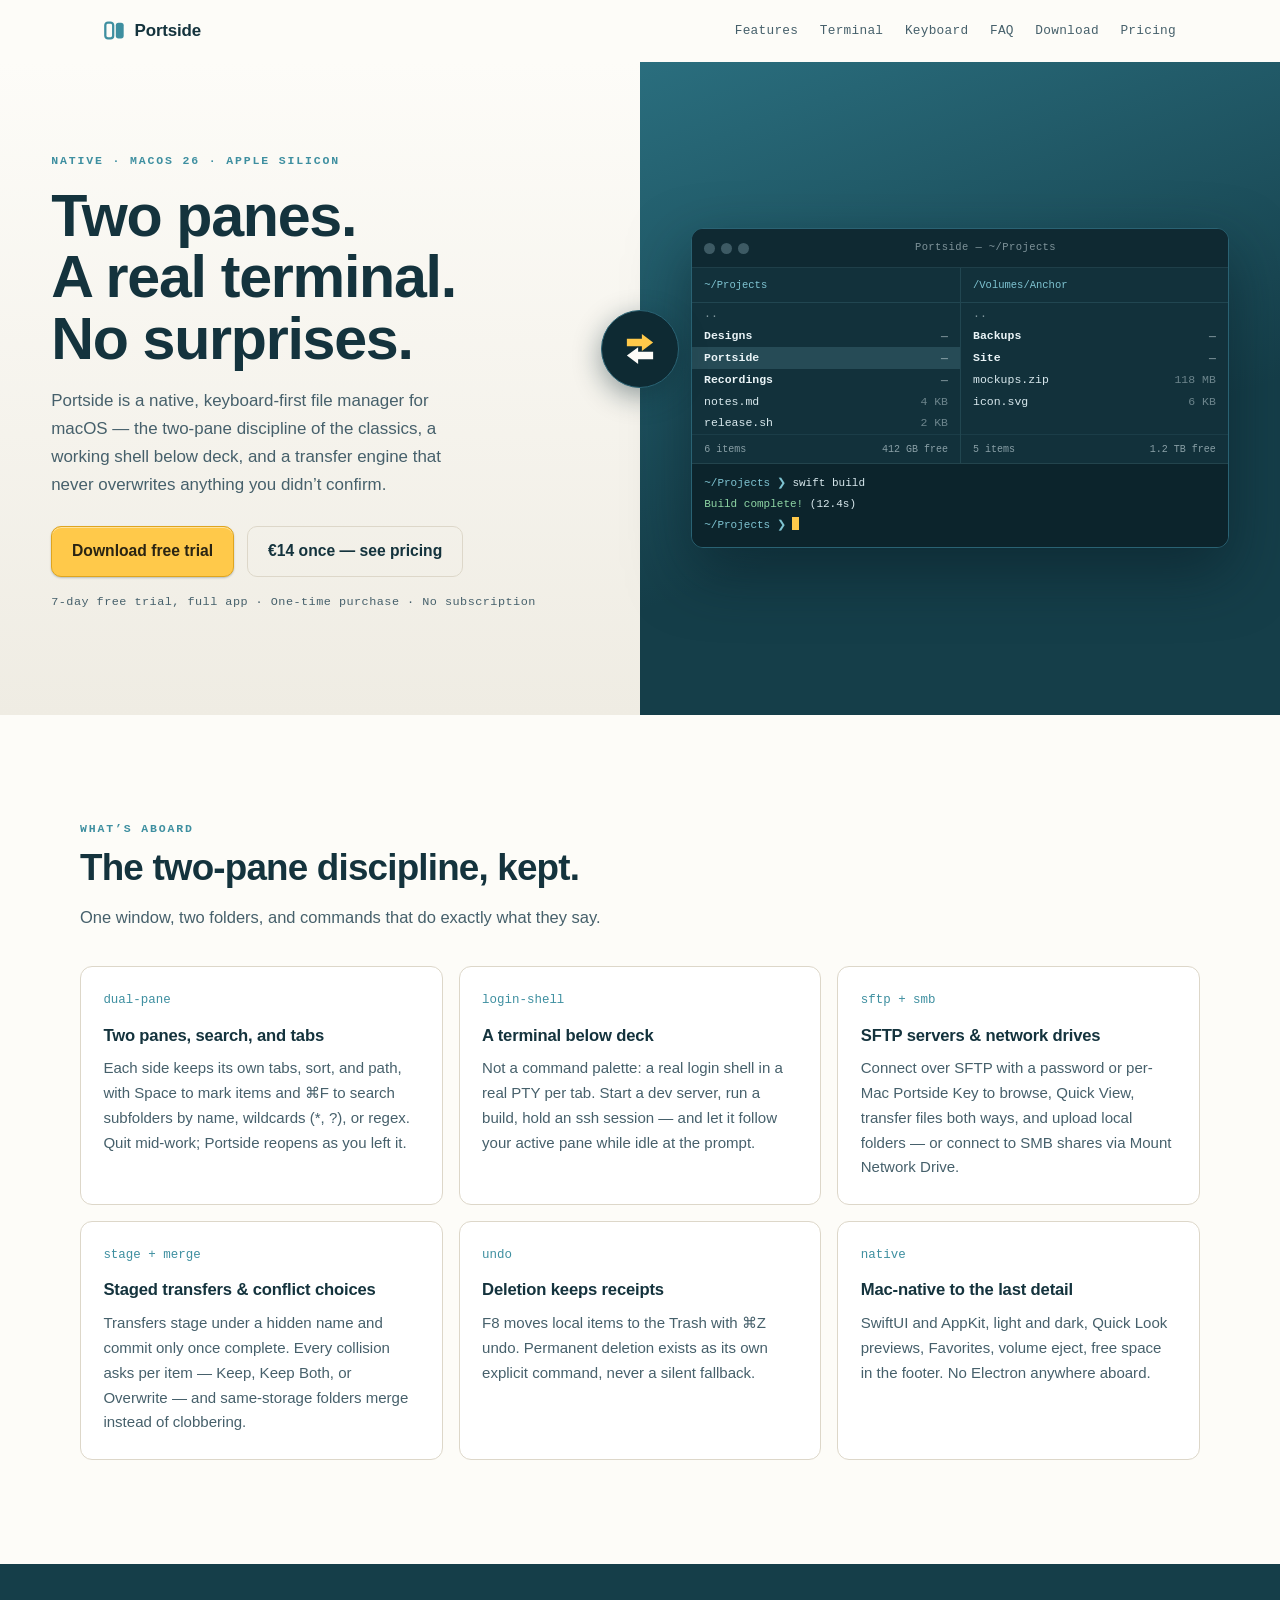
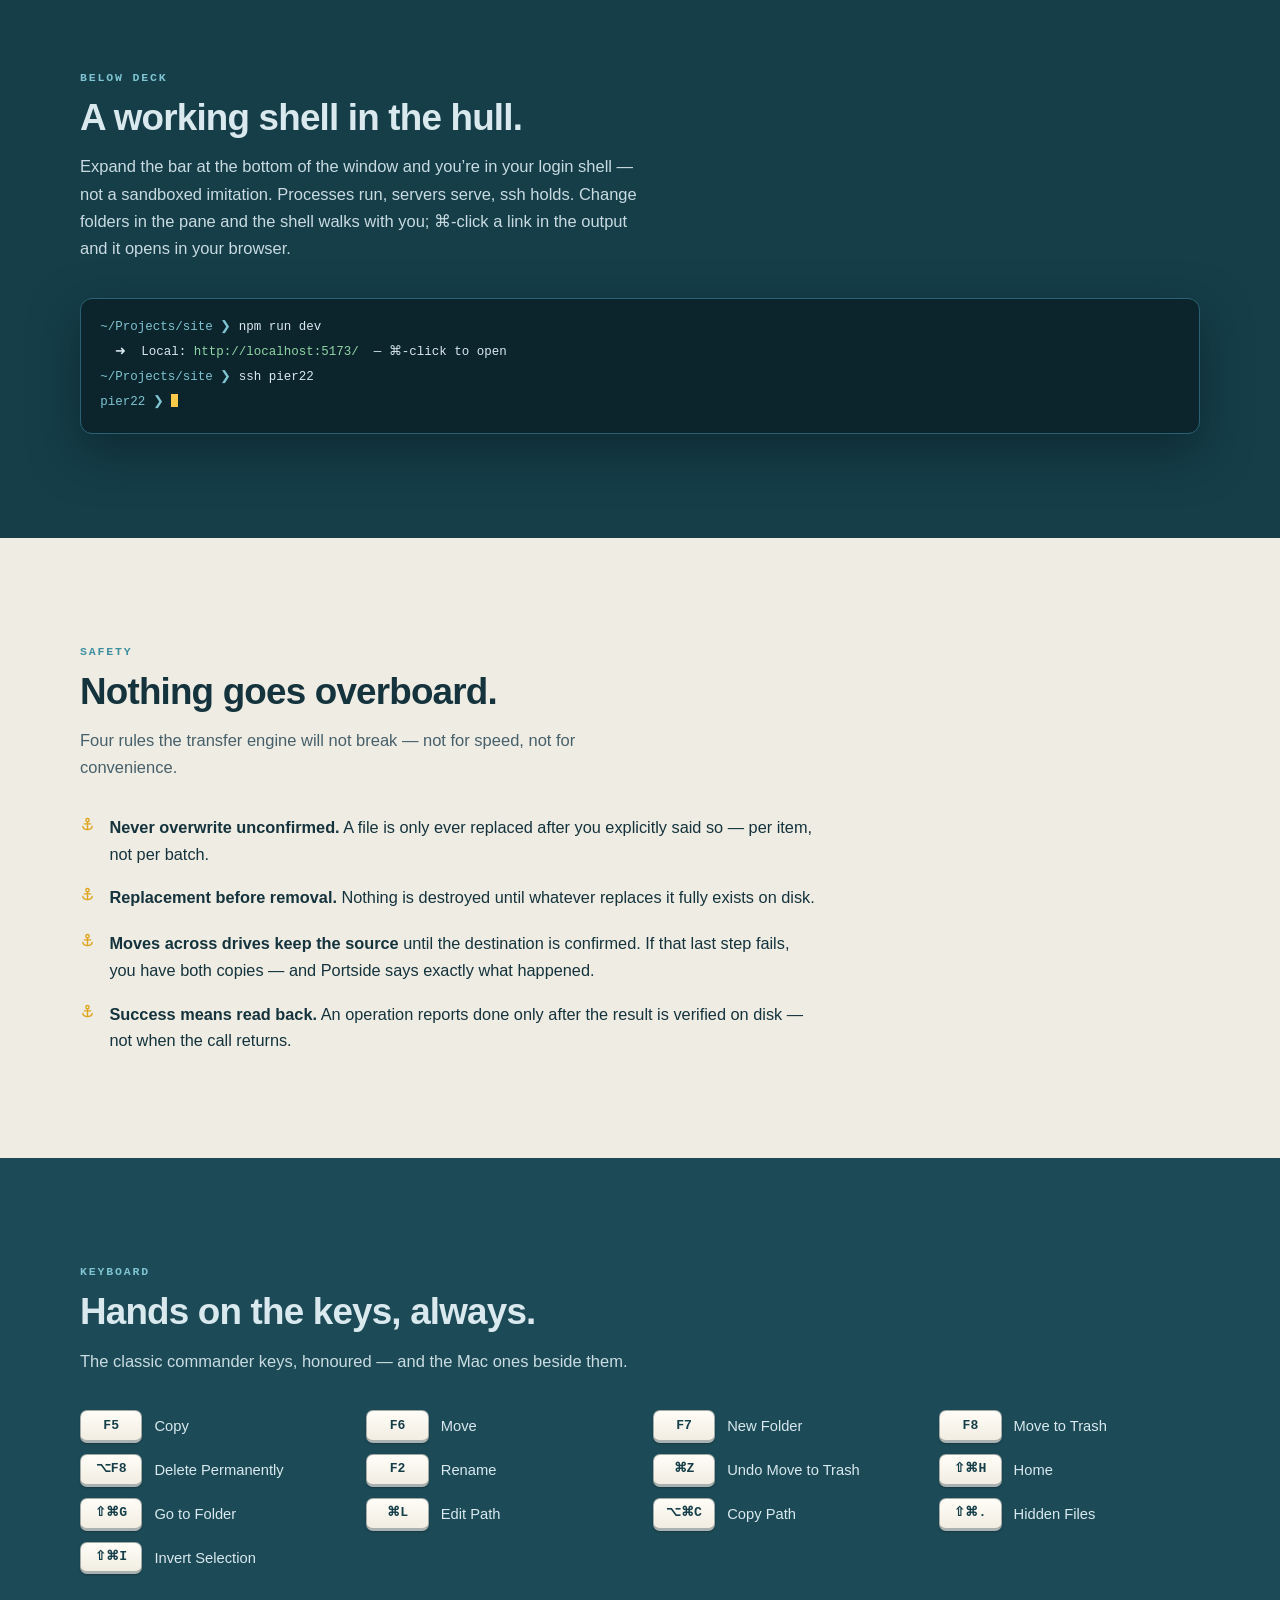
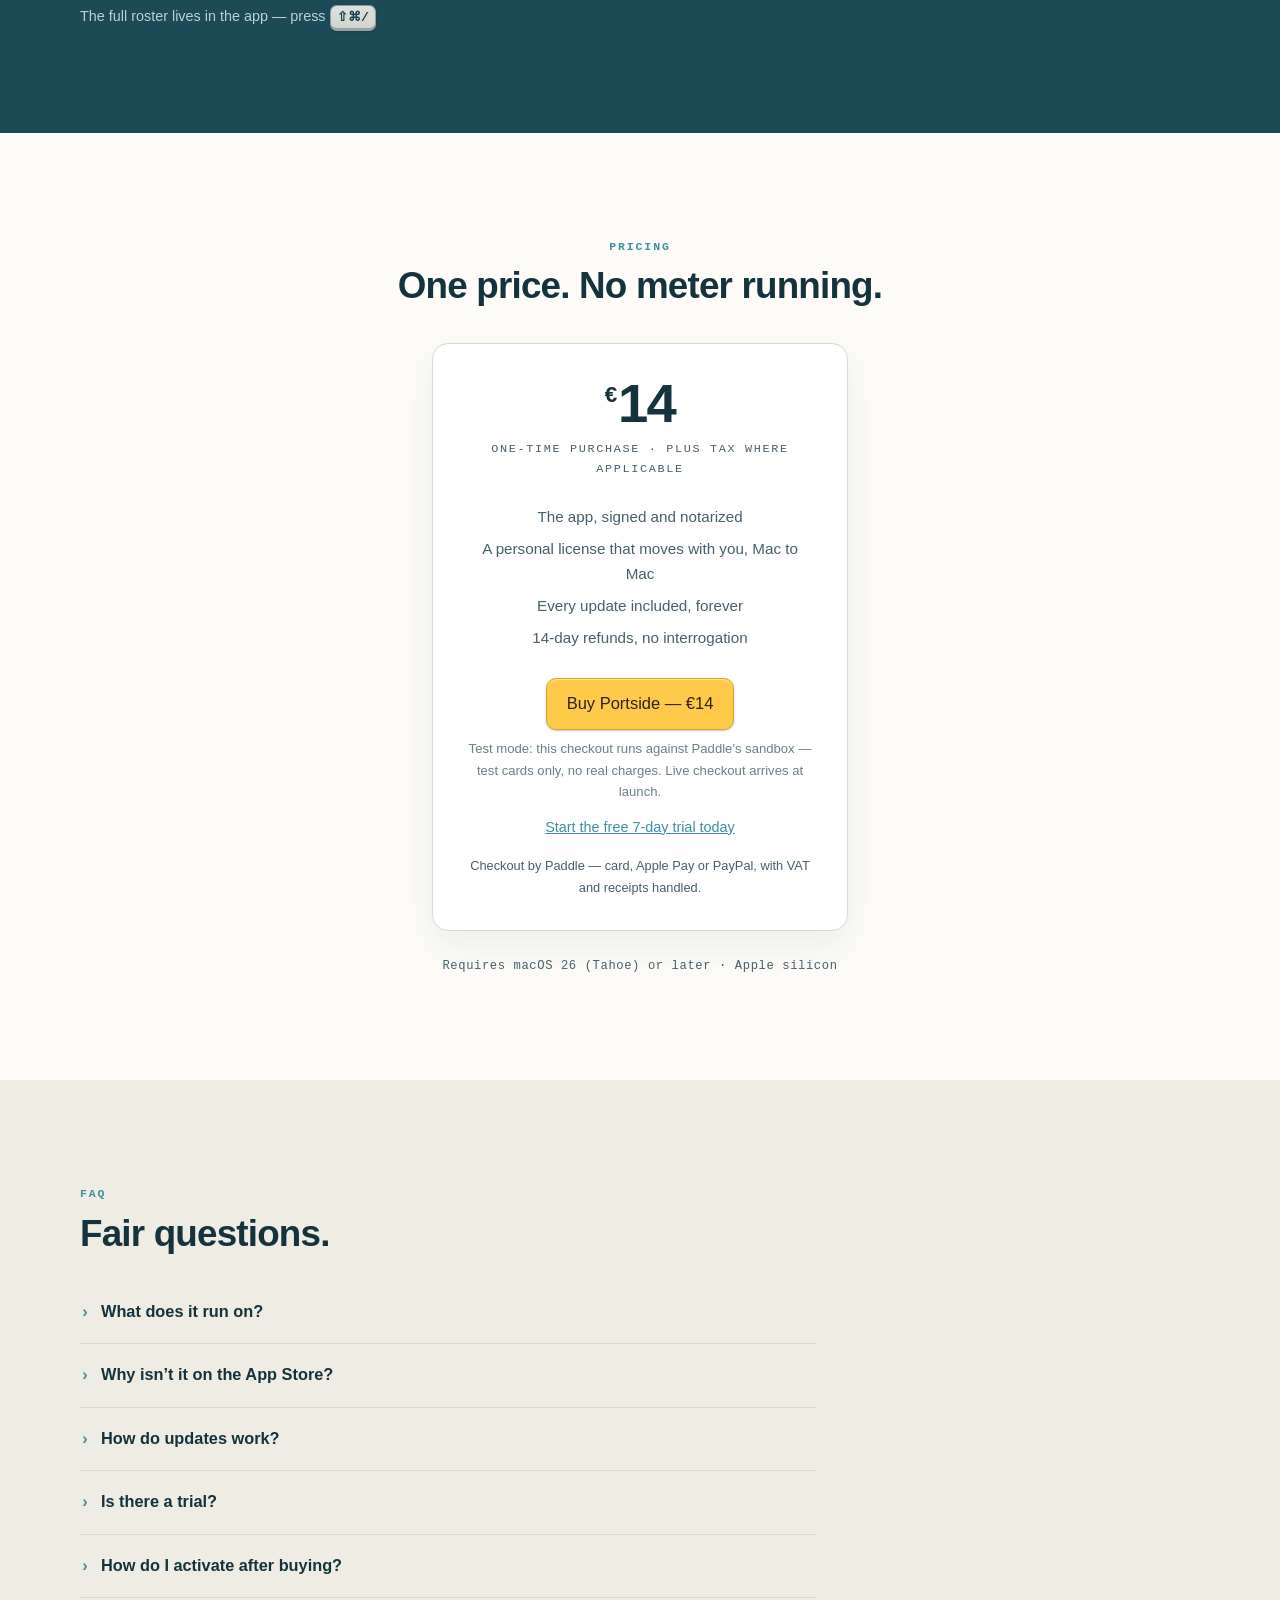
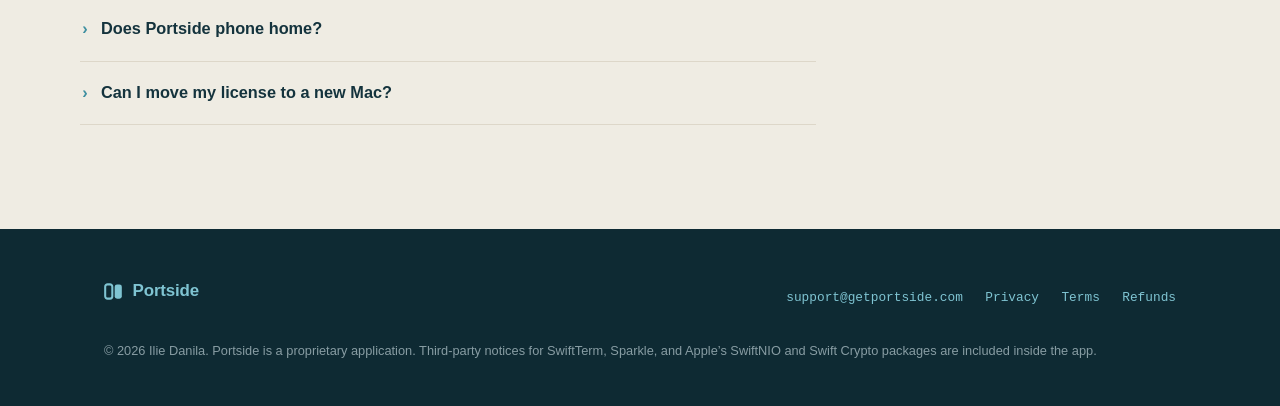
<file: index.html>
<!DOCTYPE html>
<html lang="en">
<head>
  <meta charset="utf-8">
  <meta name="viewport" content="width=device-width, initial-scale=1">
  <title>Portside — the two-pane file manager for macOS</title>
  <meta name="description" content="Portside is a native two-pane file manager for macOS with a real built-in terminal and transfers that never overwrite without asking. One-time purchase.">
  <meta property="og:title" content="Portside — the two-pane file manager for macOS">
  <meta property="og:description" content="Two panes. A real terminal. No surprises. Native, keyboard-first, one-time purchase.">
  <meta property="og:image" content="https://getportside.com/assets/icon.svg">
  <meta property="og:url" content="https://getportside.com/">
  <meta name="theme-color" content="#153e49">
  <link rel="icon" href="assets/icon.svg" type="image/svg+xml">
  <link rel="stylesheet" href="styles.css">
</head>
<body>

<header class="topbar">
  <a class="brand" href="./">
    <svg width="21" height="21" viewBox="0 0 24 24" aria-hidden="true">
      <rect x="1.5" y="3" width="9" height="18" rx="3" fill="none" stroke="#3E8FA0" stroke-width="2.6"/>
      <rect x="13.5" y="3" width="9" height="18" rx="3" fill="#3E8FA0"/>
    </svg>
    Portside
  </a>
  <nav class="topnav" aria-label="Site">
    <a href="#features">Features</a>
    <a href="#terminal">Terminal</a>
    <a href="#keyboard">Keyboard</a>
    <a href="#faq">FAQ</a>
    <a href="https://github.com/iliedanila/getportside.com/releases/download/v0.6.2/Portside-0.6.2.dmg">Download</a>
    <a href="#pricing">Pricing</a>
  </nav>
</header>

<main>

<!-- ============ hero: the icon, enacted ============ -->
<section class="hero">
  <div class="hero-paper">
    <p class="eyebrow">Native · macOS 26 · Apple silicon</p>
    <h1>Two panes. A&nbsp;real terminal. No&nbsp;surprises.</h1>
    <p class="hero-sub">
      Portside is a native, keyboard-first file manager for macOS — the two-pane
      discipline of the classics, a working shell below deck, and a transfer
      engine that never overwrites anything you didn’t confirm.
    </p>
    <div class="hero-ctas">
      <a class="btn btn--gold" href="https://github.com/iliedanila/getportside.com/releases/download/v0.6.2/Portside-0.6.2.dmg">Download free trial</a>
      <a class="btn btn--ghost" href="#pricing">€14 once — see pricing</a>
    </div>
    <p class="hero-fine">7-day free trial, full app · One-time purchase · No subscription</p>
  </div>

  <div class="hero-sea">
    <!-- Stylised rendering of the app window. Replace with a real screenshot before launch. -->
    <div class="appwin" role="img" aria-label="The Portside window: two file panes side by side with a terminal panel underneath">
      <div class="appwin-titlebar">
        <span class="appwin-dot"></span><span class="appwin-dot"></span><span class="appwin-dot"></span>
        <span class="appwin-title">Portside — ~/Projects</span>
      </div>
      <div class="appwin-panes">
        <div class="appwin-pane">
          <div class="appwin-path">~/Projects</div>
          <div class="appwin-row appwin-row--dim"><span>..</span><span></span></div>
          <div class="appwin-row appwin-row--dir"><span>Designs</span><span>—</span></div>
          <div class="appwin-row appwin-row--dir appwin-row--sel"><span>Portside</span><span>—</span></div>
          <div class="appwin-row appwin-row--dir"><span>Recordings</span><span>—</span></div>
          <div class="appwin-row"><span>notes.md</span><span>4 KB</span></div>
          <div class="appwin-row"><span>release.sh</span><span>2 KB</span></div>
          <div class="appwin-status"><span>6 items</span><span>412 GB free</span></div>
        </div>
        <div class="appwin-pane">
          <div class="appwin-path">/Volumes/Anchor</div>
          <div class="appwin-row appwin-row--dim"><span>..</span><span></span></div>
          <div class="appwin-row appwin-row--dir"><span>Backups</span><span>—</span></div>
          <div class="appwin-row appwin-row--dir"><span>Site</span><span>—</span></div>
          <div class="appwin-row"><span>mockups.zip</span><span>118 MB</span></div>
          <div class="appwin-row"><span>icon.svg</span><span>6 KB</span></div>
          <div class="appwin-status"><span>5 items</span><span>1.2 TB free</span></div>
        </div>
      </div>
      <div class="appwin-term">
        <div class="appwin-term-line"><span class="appwin-prompt">~/Projects ❯</span> swift build</div>
        <div class="appwin-term-line"><span class="appwin-ok">Build complete!</span> (12.4s)</div>
        <div class="appwin-term-line"><span class="appwin-prompt">~/Projects ❯</span> <span class="appwin-caret"></span></div>
      </div>
    </div>
  </div>

  <div class="hero-seam" aria-hidden="true">
    <svg width="30" height="34" viewBox="0 0 32 36" fill="none">
      <path d="M2 7 H18 V2 L30 11 L18 20 V15 H2 Z" fill="#FFC94A"/>
      <path d="M30 21 H14 V16 L2 25 L14 34 V29 H30 Z" fill="#FDFCF8"/>
    </svg>
  </div>
</section>

<!-- ============ features ============ -->
<section class="band" id="features">
  <div class="band-inner">
    <p class="eyebrow">What’s aboard</p>
    <h2>The two-pane discipline, kept.</h2>
    <p class="lede">One window, two folders, and commands that do exactly what they say.</p>

    <div class="grid">
      <div class="card">
        <span class="glyph">dual-pane</span>
        <h3>Two panes, search, and tabs</h3>
        <p>Each side keeps its own tabs, sort, and path, with Space to mark items and ⌘F to search subfolders by name, wildcards (*, ?), or regex. Quit mid-work; Portside reopens as you left it.</p>
      </div>
      <div class="card">
        <span class="glyph">login-shell</span>
        <h3>A terminal below deck</h3>
        <p>Not a command palette: a real login shell in a real PTY per tab. Start a dev server, run a build, hold an ssh session — and let it follow your active pane while idle at the prompt.</p>
      </div>
      <div class="card">
        <span class="glyph">sftp + smb</span>
        <h3>SFTP servers &amp; network drives</h3>
        <p>Connect over SFTP with a password or per-Mac Portside Key to browse, Quick View, transfer files both ways, and upload local folders — or connect to SMB shares via Mount Network Drive.</p>
      </div>
      <div class="card">
        <span class="glyph">stage + merge</span>
        <h3>Staged transfers &amp; conflict choices</h3>
        <p>Transfers stage under a hidden name and commit only once complete. Every collision asks per item — Keep, Keep Both, or Overwrite — and same-storage folders merge instead of clobbering.</p>
      </div>
      <div class="card">
        <span class="glyph">undo</span>
        <h3>Deletion keeps receipts</h3>
        <p>F8 moves local items to the Trash with ⌘Z undo. Permanent deletion exists as its own explicit command, never a silent fallback.</p>
      </div>
      <div class="card">
        <span class="glyph">native</span>
        <h3>Mac-native to the last detail</h3>
        <p>SwiftUI and AppKit, light and dark, Quick Look previews, Favorites, volume eject, free space in the footer. No Electron anywhere aboard.</p>
      </div>
    </div>
  </div>
</section>

<!-- ============ terminal ============ -->
<section class="band band--sea" id="terminal">
  <div class="band-inner">
    <p class="eyebrow">Below deck</p>
    <h2>A working shell in the hull.</h2>
    <p class="lede">
      Expand the bar at the bottom of the window and you’re in your login shell —
      not a sandboxed imitation. Processes run, servers serve, ssh holds.
      Change folders in the pane and the shell walks with you; ⌘-click a link
      in the output and it opens in your browser.
    </p>
    <div class="termwin" role="img" aria-label="Portside's terminal panel running a dev server and an ssh session">
      <div class="appwin-term-line"><span class="appwin-prompt">~/Projects/site ❯</span> npm run dev</div>
      <div class="appwin-term-line">&nbsp;&nbsp;➜&nbsp; Local: <span class="appwin-ok">http://localhost:5173/</span> &nbsp;— ⌘-click to open</div>
      <div class="appwin-term-line"><span class="appwin-prompt">~/Projects/site ❯</span> ssh pier22</div>
      <div class="appwin-term-line"><span class="appwin-prompt">pier22 ❯</span> <span class="appwin-caret"></span></div>
    </div>
  </div>
</section>

<!-- ============ safety ============ -->
<section class="band band--sand" id="safety">
  <div class="band-inner">
    <p class="eyebrow">Safety</p>
    <h2>Nothing goes overboard.</h2>
    <p class="lede">Four rules the transfer engine will not break — not for speed, not for convenience.</p>

    <ul class="covenant">
      <li>
        <span class="tick" aria-hidden="true"><svg width="15" height="15" viewBox="0 0 24 24" fill="none" stroke="currentColor" stroke-width="2.2" stroke-linecap="round"><circle cx="12" cy="5" r="2.6"/><path d="M12 7.6V20"/><path d="M7 11h10"/><path d="M4.5 15c.5 3.5 3.5 5 7.5 5s7-1.5 7.5-5"/></svg></span>
        <span><strong>Never overwrite unconfirmed.</strong> A file is only ever replaced after you explicitly said so — per item, not per batch.</span>
      </li>
      <li>
        <span class="tick" aria-hidden="true"><svg width="15" height="15" viewBox="0 0 24 24" fill="none" stroke="currentColor" stroke-width="2.2" stroke-linecap="round"><circle cx="12" cy="5" r="2.6"/><path d="M12 7.6V20"/><path d="M7 11h10"/><path d="M4.5 15c.5 3.5 3.5 5 7.5 5s7-1.5 7.5-5"/></svg></span>
        <span><strong>Replacement before removal.</strong> Nothing is destroyed until whatever replaces it fully exists on disk.</span>
      </li>
      <li>
        <span class="tick" aria-hidden="true"><svg width="15" height="15" viewBox="0 0 24 24" fill="none" stroke="currentColor" stroke-width="2.2" stroke-linecap="round"><circle cx="12" cy="5" r="2.6"/><path d="M12 7.6V20"/><path d="M7 11h10"/><path d="M4.5 15c.5 3.5 3.5 5 7.5 5s7-1.5 7.5-5"/></svg></span>
        <span><strong>Moves across drives keep the source</strong> until the destination is confirmed. If that last step fails, you have both copies — and Portside says exactly what happened.</span>
      </li>
      <li>
        <span class="tick" aria-hidden="true"><svg width="15" height="15" viewBox="0 0 24 24" fill="none" stroke="currentColor" stroke-width="2.2" stroke-linecap="round"><circle cx="12" cy="5" r="2.6"/><path d="M12 7.6V20"/><path d="M7 11h10"/><path d="M4.5 15c.5 3.5 3.5 5 7.5 5s7-1.5 7.5-5"/></svg></span>
        <span><strong>Success means read back.</strong> An operation reports done only after the result is verified on disk — not when the call returns.</span>
      </li>
    </ul>
  </div>
</section>

<!-- ============ keyboard ============ -->
<section class="band band--harbor" id="keyboard">
  <div class="band-inner">
    <p class="eyebrow">Keyboard</p>
    <h2>Hands on the keys, always.</h2>
    <p class="lede">The classic commander keys, honoured — and the Mac ones beside them.</p>

    <div class="keys">
      <div class="keyrow"><span class="keycap">F5</span> Copy</div>
      <div class="keyrow"><span class="keycap">F6</span> Move</div>
      <div class="keyrow"><span class="keycap">F7</span> New Folder</div>
      <div class="keyrow"><span class="keycap">F8</span> Move to Trash</div>
      <div class="keyrow"><span class="keycap">⌥F8</span> Delete Permanently</div>
      <div class="keyrow"><span class="keycap">F2</span> Rename</div>
      <div class="keyrow"><span class="keycap">⌘Z</span> Undo Move to Trash</div>
      <div class="keyrow"><span class="keycap">⇧⌘H</span> Home</div>
      <div class="keyrow"><span class="keycap">⇧⌘G</span> Go to Folder</div>
      <div class="keyrow"><span class="keycap">⌘L</span> Edit Path</div>
      <div class="keyrow"><span class="keycap">⌥⌘C</span> Copy Path</div>
      <div class="keyrow"><span class="keycap">⇧⌘.</span> Hidden Files</div>
      <div class="keyrow"><span class="keycap">⇧⌘I</span> Invert Selection</div>
    </div>

    <p class="keys-note">The full roster lives in the app — press <span class="keycap">⇧⌘/</span></p>
  </div>
</section>

<!-- ============ pricing ============ -->
<section class="band" id="pricing">
  <div class="band-inner">
    <p class="eyebrow" style="text-align:center">Pricing</p>
    <h2 style="text-align:center">One price. No meter running.</h2>

    <div class="price-card">
      <p class="price-figure"><sup>€</sup>14</p>
      <span class="price-unit">One-time purchase · plus tax where applicable</span>
      <ul class="price-includes">
        <li>The app, signed and notarized</li>
        <li>A personal license that moves with you, Mac to Mac</li>
        <li>Every update included, forever</li>
        <li>14-day refunds, no interrogation</li>
      </ul>
      <button class="btn btn--gold" id="buy-portside" type="button">Buy Portside — €14</button>
      <p class="price-mode">Test mode: this checkout runs against Paddle's sandbox — test cards only, no real charges. Live checkout arrives at launch.</p>
      <p class="price-trial"><a href="https://github.com/iliedanila/getportside.com/releases/download/v0.6.2/Portside-0.6.2.dmg">Start the free 7-day trial today</a></p>
      <p class="price-paddle">Checkout by Paddle — card, Apple&nbsp;Pay or PayPal, with VAT and receipts handled.</p>
    </div>

    <p class="price-req">Requires macOS 26 (Tahoe) or later · Apple silicon</p>
  </div>
</section>

<!-- ============ FAQ ============ -->
<section class="band band--sand" id="faq">
  <div class="band-inner">
    <p class="eyebrow">FAQ</p>
    <h2>Fair questions.</h2>

    <div class="faq">
      <details>
        <summary>What does it run on?</summary>
        <p>macOS 26 (Tahoe) or later, on Apple silicon. There is no Intel build.</p>
      </details>
      <details>
        <summary>Why isn’t it on the App Store?</summary>
        <p>The built-in terminal runs your real login shell with real processes — the App Store sandbox doesn’t allow that. Selling direct is what keeps the terminal real, and the price one-time.</p>
      </details>
      <details>
        <summary>How do updates work?</summary>
        <p>Every purchase includes every update, forever — no upgrade fees, no paid 2.0. Portside checks this site for new versions, downloads updates from GitHub, and installs them in place only with your consent, never behind your back.</p>
      </details>
      <details>
        <summary>Is there a trial?</summary>
        <p>Yes — 7 days, the full app, no account or card needed to start. When the trial ends, Portside asks you to sign in with your account; your files and settings stay exactly where they were.</p>
      </details>
      <details>
        <summary>How do I activate after buying?</summary>
        <p>Buying creates an account for your purchase email and sends a one-time set-password link from license@getportside.com; your Paddle receipt arrives separately. Open Portside and sign in with your email and password — there is no license key to copy. Need a fresh link later? Use “Forgot password?” in the app or write to <a href="mailto:support@getportside.com">support@getportside.com</a>.</p>
      </details>
      <details>
        <summary>Does Portside phone home?</summary>
        <p>No telemetry, no analytics, and nothing about your files or how you use the app leaves your Mac. Portside makes only two kinds of background requests: checking getportside.com for updates after your permission (downloading chosen releases from GitHub), and checking in weekly with license.getportside.com to keep one Mac active per license. A licensed Mac works up to 14 days offline before pausing until one check-in succeeds.</p>
      </details>
      <details>
        <summary>Can I move my license to a new Mac?</summary>
        <p>Yes — a license is active on one Mac at a time, and moving is self-serve: install Portside on the new Mac and sign in with your email and password. The previous Mac steps aside on its next check-in. No ticket, no manual deactivation.</p>
      </details>
    </div>
  </div>
</section>

</main>

<footer class="footer">
  <div class="footer-inner">
    <a class="brand" href="./">
      <svg width="19" height="19" viewBox="0 0 24 24" aria-hidden="true">
        <rect x="1.5" y="3" width="9" height="18" rx="3" fill="none" stroke="#7FC4D2" stroke-width="2.6"/>
        <rect x="13.5" y="3" width="9" height="18" rx="3" fill="#7FC4D2"/>
      </svg>
      Portside
    </a>
    <div class="footer-links">
      <a href="mailto:support@getportside.com">support@getportside.com</a>
      <a href="privacy.html">Privacy</a>
      <a href="terms.html">Terms</a>
      <a href="refunds.html">Refunds</a>
    </div>
    <p class="footer-copy">© 2026 Ilie Danila. Portside is a proprietary application. Third-party notices for SwiftTerm, Sparkle, and Apple’s SwiftNIO and Swift Crypto packages are included inside the app.</p>
  </div>
</footer>

<script src="https://cdn.paddle.com/paddle/v2/paddle.js"></script>
<script>
  // SANDBOX checkout (rehearsal): the client token and price id are the
  // sandbox account's, public by design. Go-live swaps exactly three
  // things here: remove the Environment.set line, use the live client
  // token, use the live price id — and delete the .price-mode note above.
  Paddle.Environment.set("sandbox");
  Paddle.Initialize({ token: "test_4e1c1b22bde12c4c57d20994d0d" });
  document.getElementById("buy-portside").addEventListener("click", function () {
    Paddle.Checkout.open({ items: [{ priceId: "pri_01kztpa6zg8pkgagzr57knswmz", quantity: 1 }] });
  });
</script>
</body>
</html>
</file>
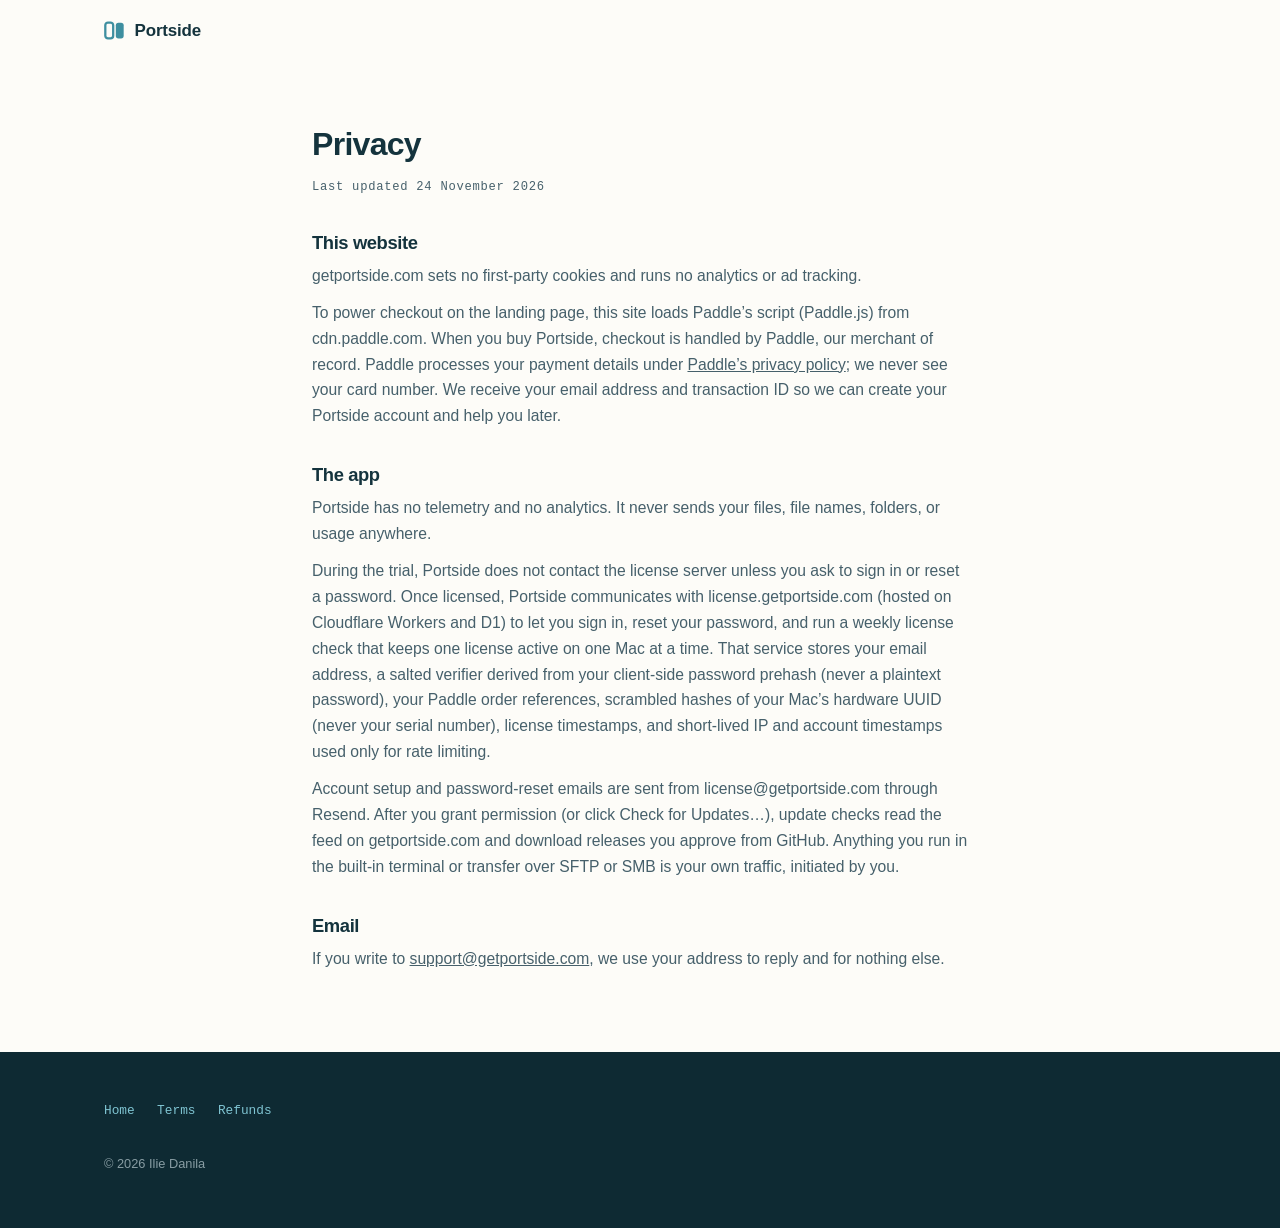
<file: privacy.html>
<!DOCTYPE html>
<html lang="en">
<head>
  <meta charset="utf-8">
  <meta name="viewport" content="width=device-width, initial-scale=1">
  <title>Privacy — Portside</title>
  <meta name="robots" content="noindex">
  <link rel="icon" href="assets/icon.svg" type="image/svg+xml">
  <link rel="stylesheet" href="styles.css">
</head>
<body>

<header class="topbar">
  <a class="brand" href="./">
    <svg width="21" height="21" viewBox="0 0 24 24" aria-hidden="true">
      <rect x="1.5" y="3" width="9" height="18" rx="3" fill="none" stroke="#3E8FA0" stroke-width="2.6"/>
      <rect x="13.5" y="3" width="9" height="18" rx="3" fill="#3E8FA0"/>
    </svg>
    Portside
  </a>
</header>

<main class="doc">
  <h1>Privacy</h1>
  <p class="doc-date">Last updated 24 November 2026</p>

  <h2>This website</h2>
  <p>getportside.com sets no first-party cookies and runs no analytics or ad tracking.</p>
  <p>To power checkout on the landing page, this site loads Paddle’s script (Paddle.js) from cdn.paddle.com. When you buy Portside, checkout is handled by Paddle, our merchant of record. Paddle processes your payment details under <a href="https://www.paddle.com/legal/privacy">Paddle’s privacy policy</a>; we never see your card number. We receive your email address and transaction ID so we can create your Portside account and help you later.</p>

  <h2>The app</h2>
  <p>Portside has no telemetry and no analytics. It never sends your files, file names, folders, or usage anywhere.</p>
  <p>During the trial, Portside does not contact the license server unless you ask to sign in or reset a password. Once licensed, Portside communicates with license.getportside.com (hosted on Cloudflare Workers and D1) to let you sign in, reset your password, and run a weekly license check that keeps one license active on one Mac at a time. That service stores your email address, a salted verifier derived from your client-side password prehash (never a plaintext password), your Paddle order references, scrambled hashes of your Mac’s hardware UUID (never your serial number), license timestamps, and short-lived IP and account timestamps used only for rate limiting.</p>
  <p>Account setup and password-reset emails are sent from license@getportside.com through Resend. After you grant permission (or click Check for Updates…), update checks read the feed on getportside.com and download releases you approve from GitHub. Anything you run in the built-in terminal or transfer over SFTP or SMB is your own traffic, initiated by you.</p>

  <h2>Email</h2>
  <p>If you write to <a href="mailto:support@getportside.com">support@getportside.com</a>, we use your address to reply and for nothing else.</p>
</main>

<footer class="footer">
  <div class="footer-inner">
    <div class="footer-links">
      <a href="./">Home</a>
      <a href="terms.html">Terms</a>
      <a href="refunds.html">Refunds</a>
    </div>
    <p class="footer-copy">© 2026 Ilie Danila</p>
  </div>
</footer>

</body>
</html>
</file>
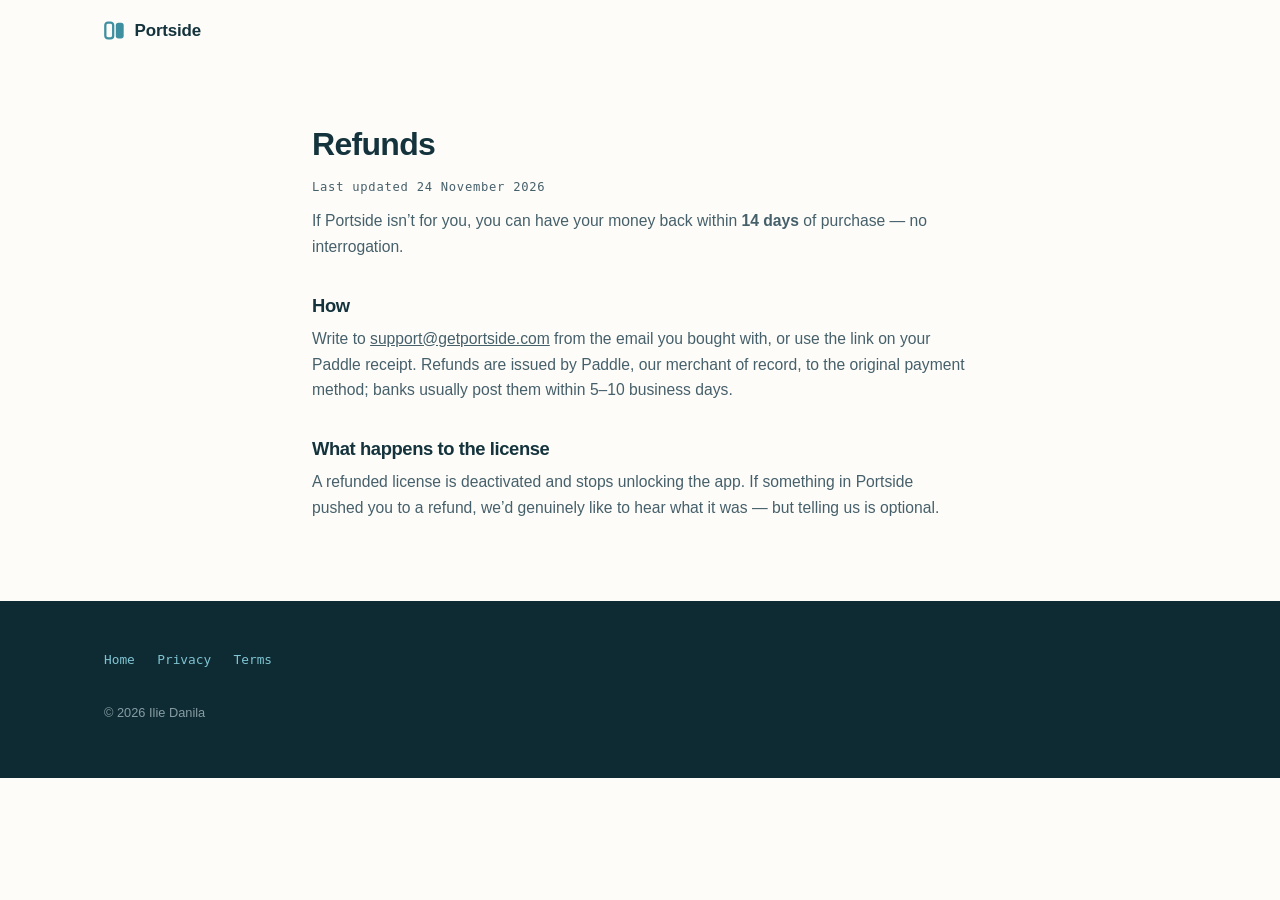
<file: refunds.html>
<!DOCTYPE html>
<html lang="en">
<head>
  <meta charset="utf-8">
  <meta name="viewport" content="width=device-width, initial-scale=1">
  <title>Refunds — Portside</title>
  <meta name="robots" content="noindex">
  <link rel="icon" href="assets/icon.svg" type="image/svg+xml">
  <link rel="stylesheet" href="styles.css">
</head>
<body>

<header class="topbar">
  <a class="brand" href="./">
    <svg width="21" height="21" viewBox="0 0 24 24" aria-hidden="true">
      <rect x="1.5" y="3" width="9" height="18" rx="3" fill="none" stroke="#3E8FA0" stroke-width="2.6"/>
      <rect x="13.5" y="3" width="9" height="18" rx="3" fill="#3E8FA0"/>
    </svg>
    Portside
  </a>
</header>

<main class="doc">
  <h1>Refunds</h1>
  <p class="doc-date">Last updated 24 November 2026</p>

  <p>If Portside isn’t for you, you can have your money back within <strong>14 days</strong> of purchase — no interrogation.</p>

  <h2>How</h2>
  <p>Write to <a href="mailto:support@getportside.com">support@getportside.com</a> from the email you bought with, or use the link on your Paddle receipt. Refunds are issued by Paddle, our merchant of record, to the original payment method; banks usually post them within 5–10 business days.</p>

  <h2>What happens to the license</h2>
  <p>A refunded license is deactivated and stops unlocking the app. If something in Portside pushed you to a refund, we’d genuinely like to hear what it was — but telling us is optional.</p>
</main>

<footer class="footer">
  <div class="footer-inner">
    <div class="footer-links">
      <a href="./">Home</a>
      <a href="privacy.html">Privacy</a>
      <a href="terms.html">Terms</a>
    </div>
    <p class="footer-copy">© 2026 Ilie Danila</p>
  </div>
</footer>

</body>
</html>
</file>
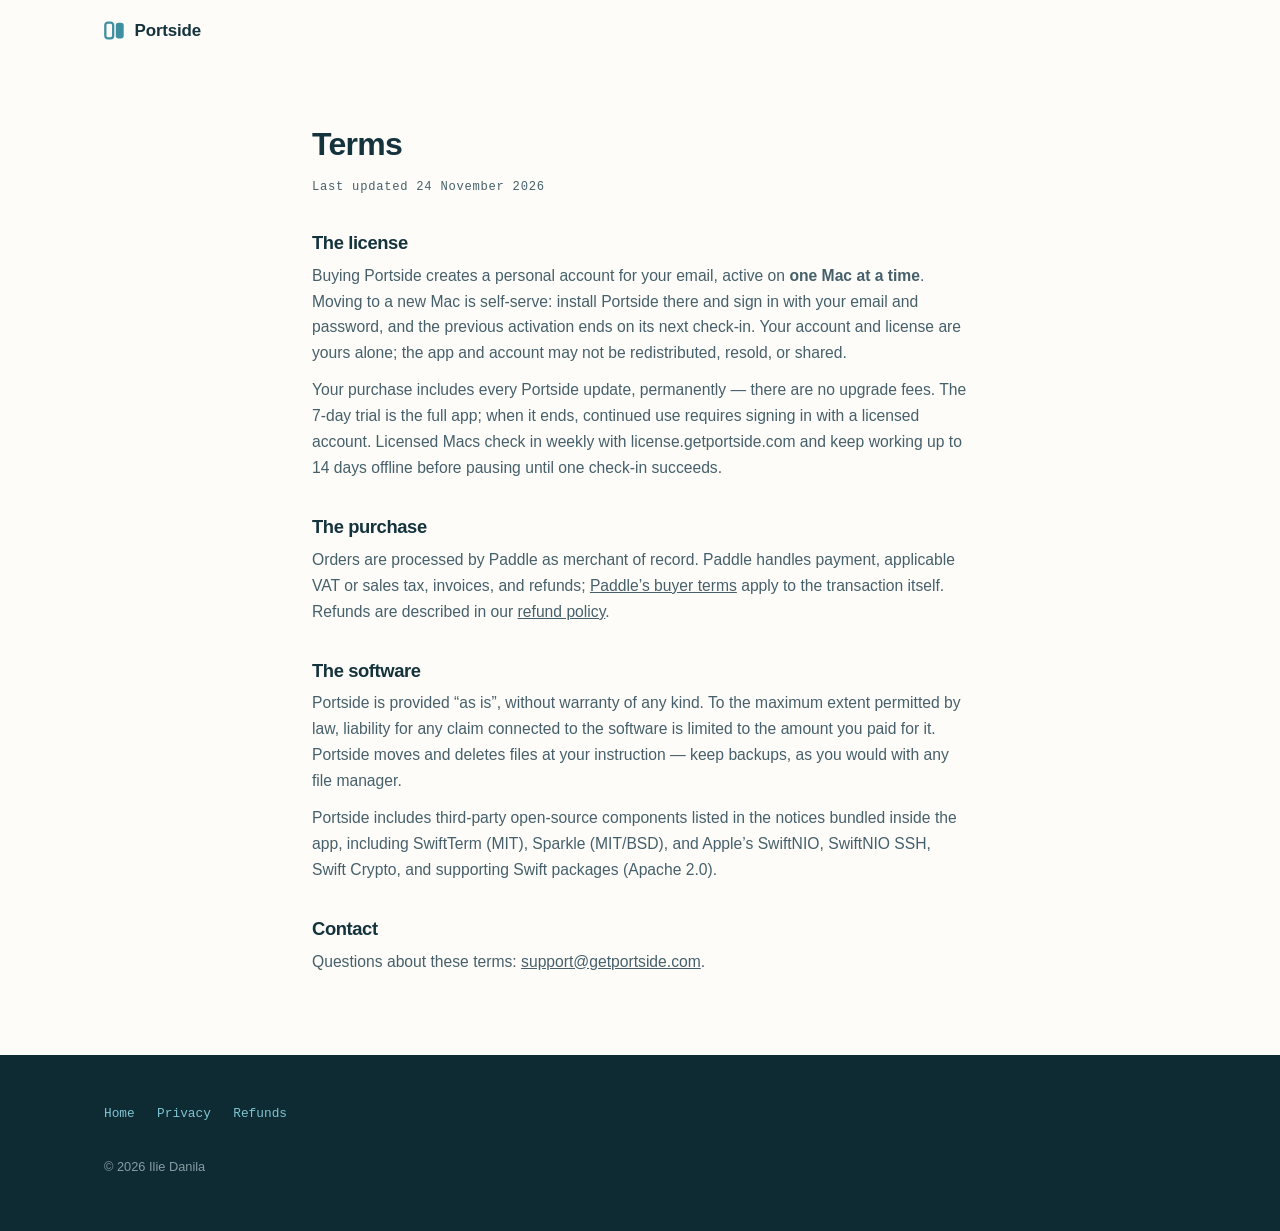
<file: terms.html>
<!DOCTYPE html>
<html lang="en">
<head>
  <meta charset="utf-8">
  <meta name="viewport" content="width=device-width, initial-scale=1">
  <title>Terms — Portside</title>
  <meta name="robots" content="noindex">
  <link rel="icon" href="assets/icon.svg" type="image/svg+xml">
  <link rel="stylesheet" href="styles.css">
</head>
<body>

<header class="topbar">
  <a class="brand" href="./">
    <svg width="21" height="21" viewBox="0 0 24 24" aria-hidden="true">
      <rect x="1.5" y="3" width="9" height="18" rx="3" fill="none" stroke="#3E8FA0" stroke-width="2.6"/>
      <rect x="13.5" y="3" width="9" height="18" rx="3" fill="#3E8FA0"/>
    </svg>
    Portside
  </a>
</header>

<main class="doc">
  <h1>Terms</h1>
  <p class="doc-date">Last updated 24 November 2026</p>

  <h2>The license</h2>
  <p>Buying Portside creates a personal account for your email, active on <strong>one Mac at a time</strong>. Moving to a new Mac is self-serve: install Portside there and sign in with your email and password, and the previous activation ends on its next check-in. Your account and license are yours alone; the app and account may not be redistributed, resold, or shared.</p>
  <p>Your purchase includes every Portside update, permanently — there are no upgrade fees. The 7-day trial is the full app; when it ends, continued use requires signing in with a licensed account. Licensed Macs check in weekly with license.getportside.com and keep working up to 14 days offline before pausing until one check-in succeeds.</p>

  <h2>The purchase</h2>
  <p>Orders are processed by Paddle as merchant of record. Paddle handles payment, applicable VAT or sales tax, invoices, and refunds; <a href="https://www.paddle.com/legal/checkout-buyer-terms">Paddle’s buyer terms</a> apply to the transaction itself. Refunds are described in our <a href="refunds.html">refund policy</a>.</p>

  <h2>The software</h2>
  <p>Portside is provided “as is”, without warranty of any kind. To the maximum extent permitted by law, liability for any claim connected to the software is limited to the amount you paid for it. Portside moves and deletes files at your instruction — keep backups, as you would with any file manager.</p>
  <p>Portside includes third-party open-source components listed in the notices bundled inside the app, including SwiftTerm (MIT), Sparkle (MIT/BSD), and Apple’s SwiftNIO, SwiftNIO SSH, Swift Crypto, and supporting Swift packages (Apache 2.0).</p>

  <h2>Contact</h2>
  <p>Questions about these terms: <a href="mailto:support@getportside.com">support@getportside.com</a>.</p>
</main>

<footer class="footer">
  <div class="footer-inner">
    <div class="footer-links">
      <a href="./">Home</a>
      <a href="privacy.html">Privacy</a>
      <a href="refunds.html">Refunds</a>
    </div>
    <p class="footer-copy">© 2026 Ilie Danila</p>
  </div>
</footer>

</body>
</html>
</file>
<file: styles.css>
/* Portside — getportside.com
   Palette and geometry derive from the app icon (Specs/Portside Icon.svg):
   paper pane, deep-sea teal, gold cargo arrows. */

:root {
  --paper: #fdfcf8;
  --sand: #efece3;
  --sandline: #ddd7c9;
  --ink: #14333d;
  --ink-soft: #46606b;

  --sea: #153e49;
  --harbor: #1c4a57;
  --harbor-edge: #2a6273;
  --abyss: #0e2a33;
  --teal: #3e8fa0;
  --tealine: #7fc4d2;
  --foam: #d9e9ee;

  --gold: #ffc94a;
  --gold-deep: #dfa51f;
  --gold-ink: #2a2413;

  --sans: -apple-system, BlinkMacSystemFont, "SF Pro Text", "Segoe UI", Roboto, sans-serif;
  --mono: ui-monospace, "SF Mono", SFMono-Regular, Menlo, Consolas, monospace;

  --radius: 12px;
  --measure: 62ch;
  --bandpad: clamp(4rem, 9vw, 6.5rem);
}

* { margin: 0; padding: 0; box-sizing: border-box; }

html { scroll-behavior: smooth; }

body {
  font-family: var(--sans);
  font-size: 16.5px;
  line-height: 1.65;
  color: var(--ink);
  background: var(--paper);
  -webkit-font-smoothing: antialiased;
  text-rendering: optimizeLegibility;
}

::selection { background: var(--tealine); color: var(--abyss); }

:focus-visible { outline: 2px solid var(--gold); outline-offset: 3px; border-radius: 4px; }

a { color: inherit; }

/* ---------- shared band + type ---------- */

.band { padding: var(--bandpad) 1.5rem; }
.band-inner { max-width: 1120px; margin: 0 auto; }

.band--sea { background: var(--sea); color: var(--foam); }
.band--harbor { background: var(--harbor); color: var(--foam); }
.band--sand { background: var(--sand); }

.eyebrow {
  font-family: var(--mono);
  font-size: 0.72rem;
  font-weight: 600;
  letter-spacing: 0.16em;
  text-transform: uppercase;
  color: var(--teal);
}
.band--sea .eyebrow, .band--harbor .eyebrow { color: var(--tealine); }

h1, h2 { letter-spacing: -0.022em; text-wrap: balance; }

h2 {
  font-size: clamp(1.7rem, 3.4vw, 2.3rem);
  font-weight: 750;
  line-height: 1.15;
  margin: 0.6rem 0 0.9rem;
}

.lede { max-width: var(--measure); color: var(--ink-soft); }
.band--sea .lede, .band--harbor .lede { color: var(--foam); opacity: 0.92; }

/* ---------- horizon divider (from the icon's waterline) ---------- */

.horizon { display: block; width: 100%; height: 26px; }

/* ---------- topbar ---------- */

.topbar {
  display: flex;
  align-items: center;
  gap: 1.6rem;
  max-width: 1120px;
  margin: 0 auto;
  padding: 1.05rem 1.5rem;
}

.brand {
  display: inline-flex;
  align-items: center;
  gap: 0.6rem;
  font-weight: 700;
  font-size: 1.06rem;
  letter-spacing: -0.01em;
  text-decoration: none;
}
.brand svg { display: block; }

.topnav { display: flex; gap: 1.35rem; margin-left: auto; align-items: center; }
.topnav a {
  font-family: var(--mono);
  font-size: 0.8rem;
  letter-spacing: 0.02em;
  text-decoration: none;
  color: var(--ink-soft);
}
.topnav a:hover { color: var(--ink); }

/* ---------- buttons ---------- */

.btn {
  display: inline-flex;
  align-items: center;
  gap: 0.55rem;
  font-weight: 650;
  font-size: 0.98rem;
  padding: 0.72rem 1.25rem;
  border-radius: 10px;
  text-decoration: none;
  border: 1px solid transparent;
  transition: transform 120ms ease, box-shadow 120ms ease, background 120ms ease;
}

.btn--gold {
  background: var(--gold);
  color: var(--gold-ink);
  border-color: var(--gold-deep);
  box-shadow: inset 0 1px 0 rgba(255, 255, 255, 0.45), 0 1px 2px rgba(14, 42, 51, 0.25);
}
.btn--gold:hover { transform: translateY(-1px); box-shadow: inset 0 1px 0 rgba(255,255,255,0.45), 0 4px 10px rgba(14, 42, 51, 0.28); }

.btn--ghost { border-color: var(--sandline); color: var(--ink); background: transparent; }

/* The rehearsal marker under the sandbox Buy button: quiet but plain.
   Deleted at go-live together with the sandbox checkout values. */
.price-mode {
  margin-top: 0.5rem;
  font-size: 0.82rem;
  color: var(--ink-soft, #5b6b70);
  opacity: 0.8;
}

.btn--gold[type="button"] { cursor: pointer; font: inherit; }
.btn--ghost:hover { border-color: var(--teal); }

.btn--small { font-size: 0.85rem; padding: 0.45rem 0.85rem; border-radius: 8px; }

.kbd-hint { font-family: var(--mono); font-size: 0.85em; opacity: 0.75; }

/* ---------- hero: the icon, enacted ---------- */

.hero { position: relative; display: grid; grid-template-columns: 1fr 1fr; }

.hero-paper {
  background: linear-gradient(var(--paper), var(--sand));
  padding: clamp(3.5rem, 7vw, 6rem) clamp(1.5rem, 4vw, 4.5rem) clamp(4rem, 8vw, 6.5rem);
  display: flex;
  flex-direction: column;
  justify-content: center;
}

.hero-sea {
  background: linear-gradient(160deg, #2a6e7e, var(--sea) 62%);
  padding: clamp(3.5rem, 6vw, 5.5rem) clamp(1.5rem, 4vw, 4rem);
  display: flex;
  align-items: center;
  justify-content: center;
}

.hero h1 {
  font-size: clamp(2.35rem, 5vw, 3.7rem);
  font-weight: 800;
  line-height: 1.04;
  margin: 0.9rem 0 1.1rem;
  max-width: 11em;
}

.hero-sub { max-width: 46ch; color: var(--ink-soft); font-size: 1.06rem; }

.hero-ctas { display: flex; flex-wrap: wrap; gap: 0.8rem; margin: 1.7rem 0 1rem; }

.hero-fine {
  font-family: var(--mono);
  font-size: 0.74rem;
  letter-spacing: 0.04em;
  color: var(--ink-soft);
}

/* gold cargo arrows on the seam, straight from the icon */
.hero-seam {
  position: absolute;
  left: 50%;
  top: 44%;
  transform: translate(-50%, -50%);
  z-index: 2;
  width: 78px;
  height: 78px;
  border-radius: 50%;
  background: var(--abyss);
  border: 1px solid var(--harbor-edge);
  box-shadow: 0 8px 28px rgba(14, 42, 51, 0.45);
  display: flex;
  align-items: center;
  justify-content: center;
}

/* ---------- app-window rendering (stylised; swap for real screenshot) ---------- */

.appwin {
  width: min(100%, 560px);
  background: #12313b;
  border: 1px solid var(--harbor-edge);
  border-radius: var(--radius);
  box-shadow: 0 24px 60px rgba(10, 30, 38, 0.55);
  overflow: hidden;
  font-family: var(--mono);
  font-size: 11.5px;
  line-height: 1.9;
  color: var(--foam);
}

.appwin-titlebar {
  display: flex;
  align-items: center;
  gap: 6px;
  padding: 9px 12px;
  background: #0f2932;
  border-bottom: 1px solid rgba(127, 196, 210, 0.14);
}
.appwin-dot { width: 11px; height: 11px; border-radius: 50%; background: #3d5a64; }
.appwin-title { margin: 0 auto; font-size: 10.5px; opacity: 0.55; letter-spacing: 0.04em; }

.appwin-panes { display: grid; grid-template-columns: 1fr 1fr; }
.appwin-pane { padding: 8px 0 4px; min-width: 0; display: flex; flex-direction: column; }
.appwin-pane .appwin-status { margin-top: auto; }
.appwin-pane + .appwin-pane { border-left: 1px solid rgba(127, 196, 210, 0.14); }

.appwin-path {
  font-size: 10.5px;
  color: var(--tealine);
  padding: 0 12px 6px;
  border-bottom: 1px solid rgba(127, 196, 210, 0.14);
  white-space: nowrap;
  overflow: hidden;
}

.appwin-row {
  display: flex;
  justify-content: space-between;
  gap: 12px;
  padding: 0 12px;
  white-space: nowrap;
  overflow: hidden;
}
.appwin-row span:last-child { opacity: 0.45; }
.appwin-row--dir { color: #eaf4f7; font-weight: 600; }
.appwin-row--dim { opacity: 0.55; }
.appwin-row--sel { background: rgba(127, 196, 210, 0.18); }

.appwin-status {
  display: flex;
  justify-content: space-between;
  padding: 5px 12px 0;
  margin-top: 4px;
  border-top: 1px solid rgba(127, 196, 210, 0.14);
  font-size: 10px;
  opacity: 0.6;
}

.appwin-term {
  border-top: 1px solid rgba(127, 196, 210, 0.2);
  background: #0c242c;
  padding: 9px 12px 11px;
  font-size: 11px;
}
.appwin-term-line { white-space: nowrap; overflow: hidden; }
.appwin-prompt { color: var(--tealine); }
.appwin-ok { color: #8fd6a5; }
.appwin-caret {
  display: inline-block;
  width: 7px;
  height: 13px;
  vertical-align: -2px;
  background: var(--gold);
  animation: caret 1.15s steps(1) infinite;
}

/* ---------- feature grid ---------- */

.grid {
  display: grid;
  grid-template-columns: repeat(auto-fit, minmax(285px, 1fr));
  gap: 1rem;
  margin-top: 2.2rem;
}

.card {
  background: #ffffff;
  border: 1px solid var(--sandline);
  border-radius: var(--radius);
  padding: 1.4rem 1.4rem 1.5rem;
}
.card h3 { font-size: 1.04rem; font-weight: 700; margin-bottom: 0.45rem; letter-spacing: -0.01em; }
.card p { font-size: 0.94rem; color: var(--ink-soft); }
.card .glyph { font-family: var(--mono); font-size: 0.78rem; color: var(--teal); display: block; margin-bottom: 0.7rem; }

/* ---------- terminal spotlight ---------- */

.termwin {
  background: #0c242c;
  border: 1px solid var(--harbor-edge);
  border-radius: var(--radius);
  box-shadow: 0 18px 48px rgba(8, 24, 30, 0.5);
  font-family: var(--mono);
  font-size: 12.5px;
  line-height: 2;
  padding: 1rem 1.2rem 1.15rem;
  margin-top: 2.2rem;
  overflow-x: auto;
}
.termwin .appwin-prompt { user-select: none; }

/* ---------- safety covenant ---------- */

.covenant { margin-top: 2rem; display: grid; gap: 1.05rem; max-width: 46rem; }

.covenant li {
  list-style: none;
  display: flex;
  gap: 0.9rem;
  align-items: baseline;
  font-size: 1.02rem;
}
.covenant li strong { font-weight: 700; }
.covenant .tick {
  font-family: var(--mono);
  color: var(--gold-deep);
  flex: none;
  transform: translateY(-1px);
}

/* ---------- keyboard ---------- */

.keys {
  display: grid;
  grid-template-columns: repeat(auto-fit, minmax(215px, 1fr));
  gap: 0.7rem 1.6rem;
  margin-top: 2.2rem;
}

.keyrow { display: flex; align-items: center; gap: 0.75rem; font-size: 0.92rem; }

/* Real keys on a dark deck: paper caps, dark ink — readable at a
   glance, not teal-on-teal. */
.keycap {
  font-family: var(--mono);
  font-size: 0.82rem;
  font-weight: 600;
  color: #153e49;
  background: linear-gradient(#fffdf7, #f1ede2);
  border: 1px solid rgba(14, 42, 51, 0.35);
  border-bottom-width: 3px;
  border-radius: 7px;
  padding: 0.22rem 0.4rem;
  width: 3.9rem;
  box-sizing: border-box;
  text-align: center;
  flex: none;
  white-space: nowrap;
  box-shadow: 0 1px 2px rgba(0, 0, 0, 0.25);
}

.keys-note { margin-top: 1.9rem; font-size: 0.9rem; opacity: 0.85; }

/* ---------- pricing ---------- */

.price-card {
  max-width: 26rem;
  margin: 2.2rem auto 0;
  background: #ffffff;
  border: 1px solid var(--sandline);
  border-radius: 16px;
  padding: 2.1rem 2.2rem 2rem;
  text-align: center;
  box-shadow: 0 14px 40px rgba(20, 51, 61, 0.08);
}

.price-figure { font-size: 3.4rem; font-weight: 800; letter-spacing: -0.03em; line-height: 1; }
.price-figure sup { font-size: 1.4rem; font-weight: 700; vertical-align: 0.9em; margin-right: 0.1em; }
.price-unit { font-family: var(--mono); font-size: 0.74rem; letter-spacing: 0.14em; text-transform: uppercase; color: var(--ink-soft); display: block; margin-top: 0.55rem; }

.price-includes { margin: 1.5rem 0 1.7rem; display: grid; gap: 0.45rem; font-size: 0.95rem; color: var(--ink-soft); }
.price-includes li { list-style: none; }

.price-trial { margin-top: 0.8rem; font-size: 0.9rem; }
.price-trial a { color: var(--teal); }
.price-paddle { margin-top: 1rem; font-size: 0.8rem; color: var(--ink-soft); }

.price-req { text-align: center; margin-top: 1.6rem; font-family: var(--mono); font-size: 0.76rem; letter-spacing: 0.05em; color: var(--ink-soft); }

/* ---------- FAQ ---------- */

.faq { max-width: 46rem; margin-top: 1.6rem; }

.faq details { border-bottom: 1px solid var(--sandline); }
.faq summary {
  cursor: pointer;
  font-weight: 650;
  font-size: 1.02rem;
  padding: 1.05rem 0;
  list-style: none;
  display: flex;
  align-items: baseline;
  gap: 0.7rem;
}
.faq summary::-webkit-details-marker { display: none; }
.faq summary::before { content: "›"; font-family: var(--mono); color: var(--teal); transition: transform 140ms ease; }
.faq details[open] summary::before { transform: rotate(90deg); }
.faq details p { padding: 0 0 1.2rem 1.35rem; color: var(--ink-soft); max-width: 60ch; }
.faq details p + p { margin-top: -0.4rem; }

/* ---------- footer ---------- */

.footer { background: var(--abyss); color: var(--foam); }
.footer-inner {
  max-width: 1120px;
  margin: 0 auto;
  padding: 3rem 1.5rem 3.4rem;
  display: flex;
  flex-wrap: wrap;
  gap: 2rem;
  align-items: baseline;
  justify-content: space-between;
}
.footer a { color: var(--tealine); text-decoration: none; }
.footer a:hover { text-decoration: underline; }
.footer-links { display: flex; flex-wrap: wrap; gap: 0.9rem 1.4rem; font-family: var(--mono); font-size: 0.8rem; }
.footer-copy { font-size: 0.8rem; opacity: 0.6; flex-basis: 100%; }

/* ---------- document pages (privacy / terms / refunds) ---------- */

.doc { max-width: 44rem; margin: 0 auto; padding: 3.5rem 1.5rem 5rem; }
.doc h1 { font-size: 2rem; font-weight: 750; margin-bottom: 0.4rem; }
.doc .doc-date { font-family: var(--mono); font-size: 0.76rem; color: var(--ink-soft); letter-spacing: 0.06em; }
.doc h2 { font-size: 1.15rem; margin: 2.2rem 0 0.6rem; }
.doc p, .doc li { color: var(--ink-soft); font-size: 0.98rem; }
.doc ul { padding-left: 1.2rem; margin: 0.5rem 0; }
.doc p + p { margin-top: 0.7rem; }

/* ---------- motion ---------- */

@keyframes caret { 50% { opacity: 0; } }
@keyframes berth-left { from { opacity: 0; transform: translateX(-14px); } to { opacity: 1; transform: none; } }
@keyframes berth-right { from { opacity: 0; transform: translateX(14px); } to { opacity: 1; transform: none; } }
@keyframes moor { from { opacity: 0; } to { opacity: 1; } }

.hero-paper > * { animation: berth-left 640ms cubic-bezier(0.22, 0.9, 0.3, 1) both; }
.hero-sea .appwin { animation: berth-right 640ms cubic-bezier(0.22, 0.9, 0.3, 1) both; }
.hero-seam { animation: moor 500ms ease 460ms both; }

@media (prefers-reduced-motion: reduce) {
  html { scroll-behavior: auto; }
  .hero-paper > *, .hero-sea .appwin, .hero-seam { animation: none; }
  .appwin-caret { animation: none; }
  .btn, .faq summary::before { transition: none; }
}

/* ---------- responsive ---------- */

@media (max-width: 940px) {
  .hero { grid-template-columns: 1fr; }
  .hero-seam { display: none; }
  .hero-paper { padding-bottom: 3.2rem; }
  .topnav a:not(.btn) { display: none; }
}
</file>
